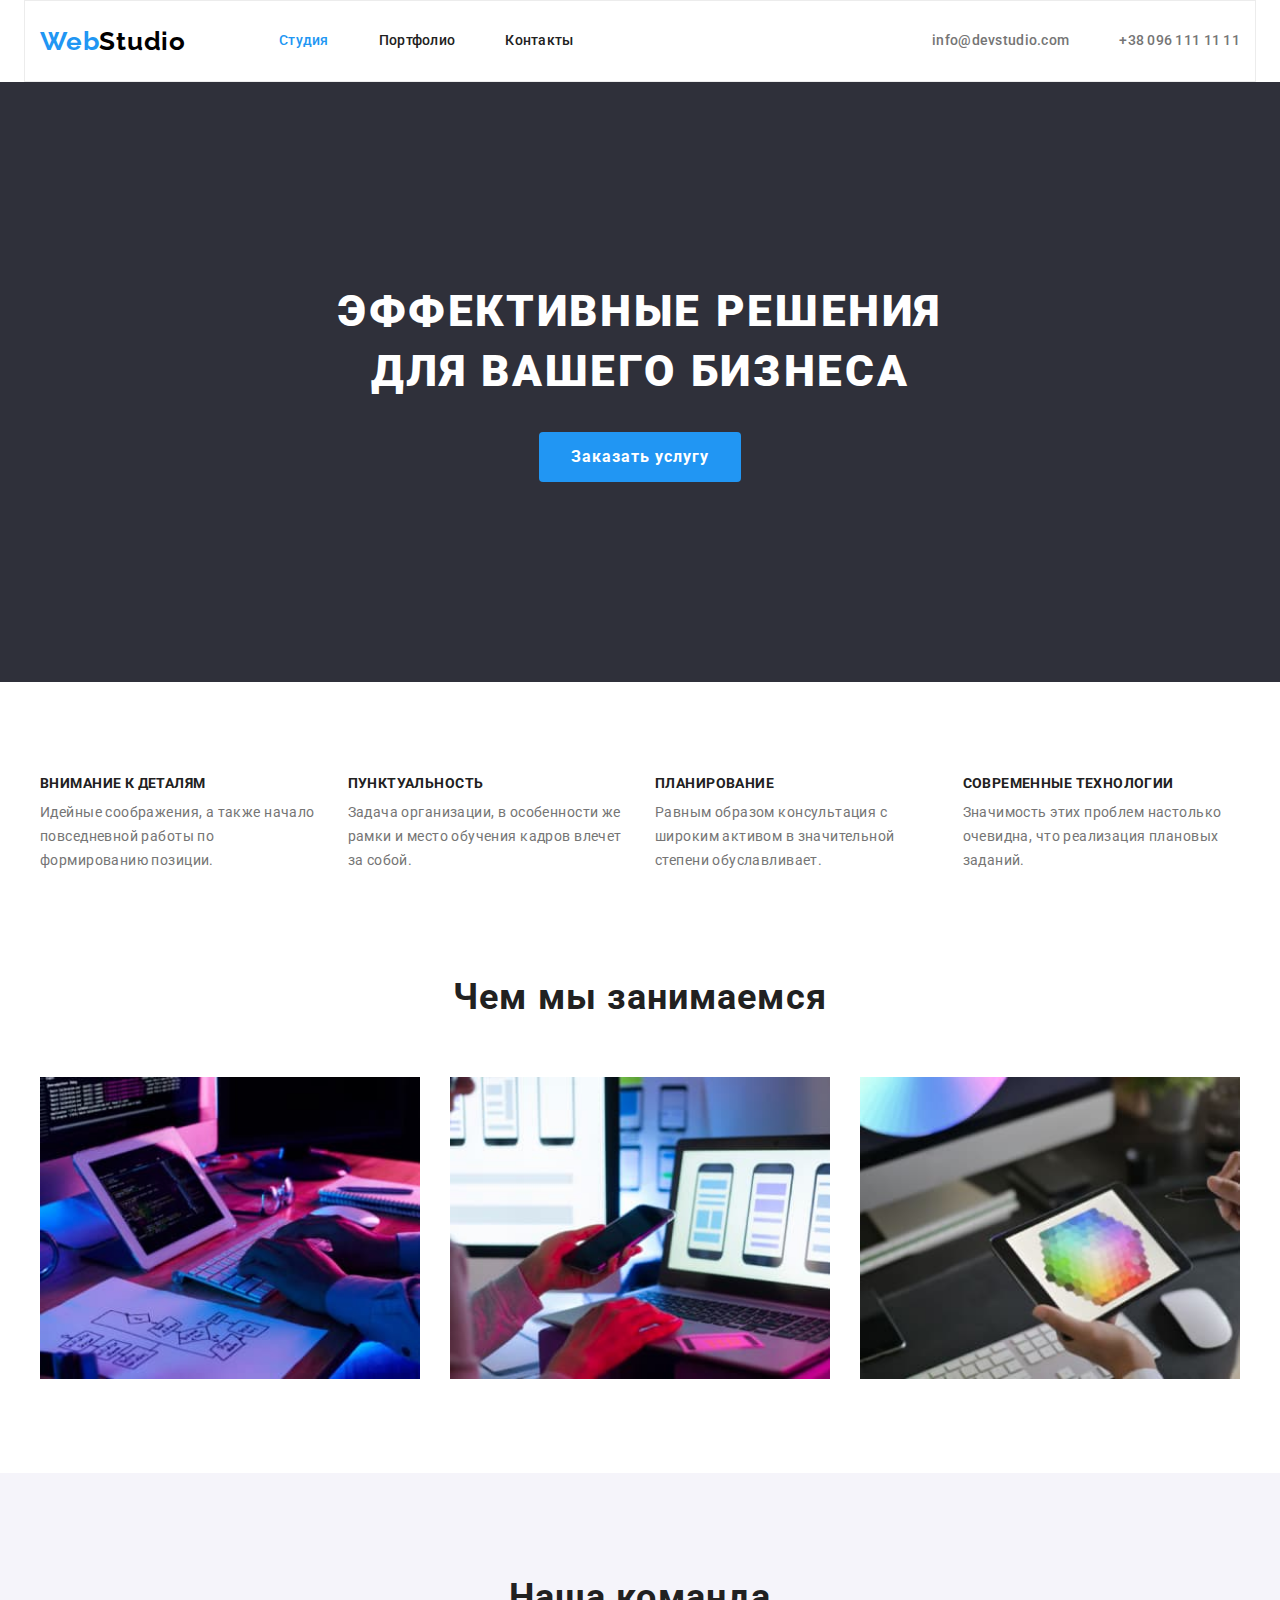
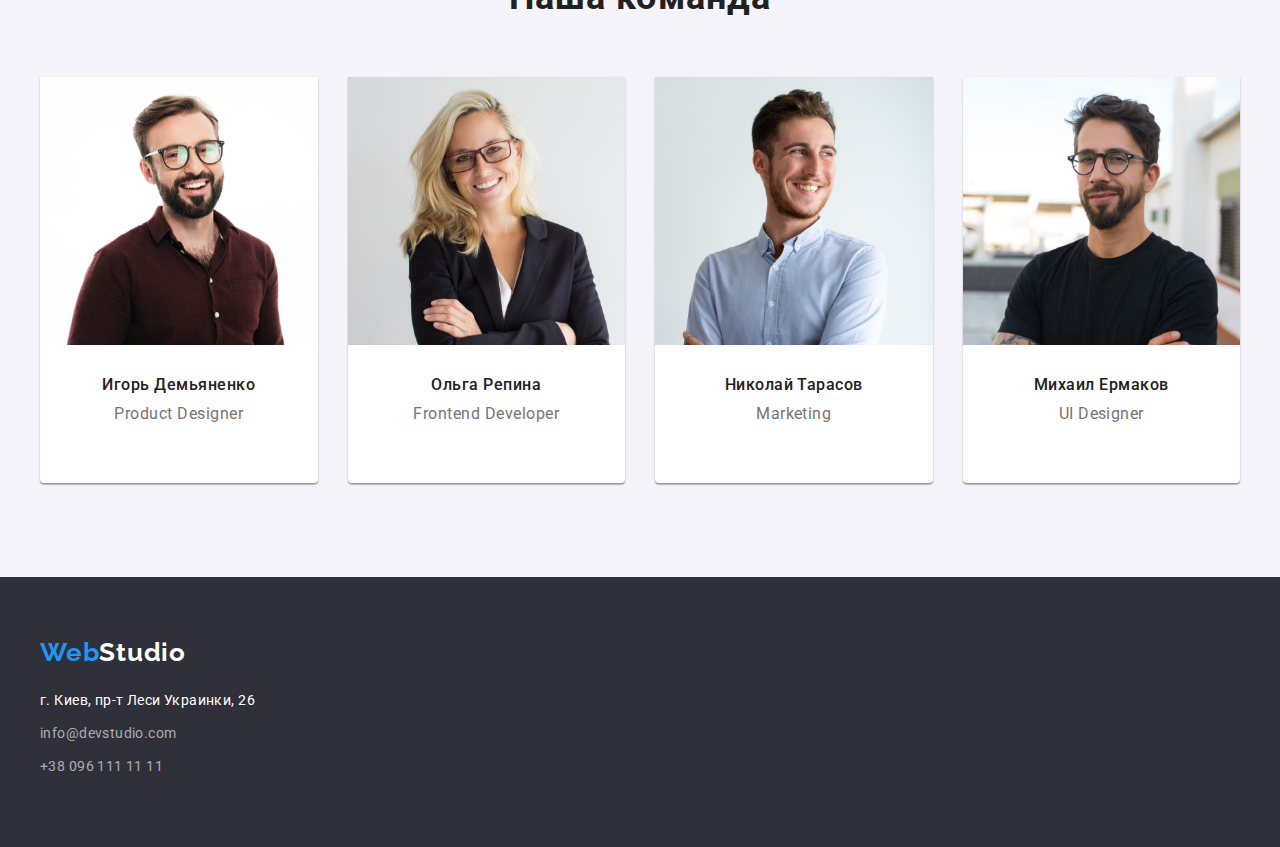
<file: index.html>
<!DOCTYPE html>
<html lang="ru">
  <head>
    <meta charset="UTF-8" />
    <meta http-equiv="X-UA-Compatible" content="IE=edge" />
    <meta name="viewport" content="width=device-width, initial-scale=1.0" />
    <title>WebStudio</title>
    <link rel="preconnect" href="https://fonts.googleapis.com" />
    <link rel="preconnect" href="https://fonts.gstatic.com" crossorigin />
    <link
      href="https://fonts.googleapis.com/css2?family=Raleway:wght@700&family=Roboto:wght@400;500;700;900&display=swap"
      rel="stylesheet"
    />
    <link rel="stylesheet" href="
    <link
      rel="stylesheet"
      href="https://cdnjs.cloudflare.com/ajax/libs/modern-normalize/1.1.0/modern-normalize.min.css"
      integrity="sha512-wpPYUAdjBVSE4KJnH1VR1HeZfpl1ub8YT/NKx4PuQ5NmX2tKuGu6U/JRp5y+Y8XG2tV+wKQpNHVUX03MfMFn9Q=="
      crossorigin="anonymous"
      referrerpolicy="no-referrer"
    />

    <link rel="stylesheet" href="./css/styles.css" />
  </head>
  <body>
    <!--Главная навигация-->
    <header class="site-nav">
      <div class="container main-nav">
        <nav class="nav-menu">
          <div class="header-logo">
            <a href="./index.html" class="logo">
              <span class="logo-part">Web</span>Studio
            </a>
          </div>

          <ul class="site-nav list">
            <li class="site-nav-item">
              <a href="./index.html" class="link current">Студия</a>
            </li>

            <li class="site-nav-item">
              <a href="./portfolio.html" class="link">Портфолио</a>
            </li>

            <li class="site-nav-item">
              <a href="" class="link">Контакты</a>
            </li>
          </ul>
        </nav>
        <ul class="contacts list">
          <li class="contacts-item">
            <a class="link contact mail" href="maito:info@devstudio.com"
              >info@devstudio.com</a
            >
          </li>

          <li class="contacts-item">
            <a class="link contact telephone" href="tel:+380961111111"
              >+38 096 111 11 11</a
            >
          </li>
        </ul>
      </div>
    </header>
    <!--Герой-->
    <main>
      <section class="hero">
        <div class="container">
          <h1 class="hero-title">Эффективные решения для вашего бизнеса</h1>
          <button type="button" class="order-btn">Заказать услугу</button>
        </div>
      </section>
    </main>

    <!--Преимущества-->
    <section class="features">
      <div class="container">
        <h2 class="visually-hidden">Преимущества компании</h2>
        <ul class="list features-list">
          <li class="features-item">
            <h3 class="features-item-title">Внимание к деталям</h3>
            <p class="features-item-text">
              Идейные соображения, а также начало повседневной работы по
              формированию позиции.
            </p>
          </li>
          <li class="features-item">
            <h3 class="features-item-title">Пунктуальность</h3>
            <p class="features-item-text">
              Задача организации, в особенности же рамки и место обучения кадров
              влечет за собой.
            </p>
          </li>
          <li class="features-item">
            <h3 class="features-item-title">Планирование</h3>
            <p class="features-item-text">
              Равным образом консультация с широким активом в значительной
              степени обуславливает.
            </p>
          </li>
          <li class="features-item">
            <h3 class="features-item-title">Современные технологии</h3>
            <p class="features-item-text">
              Значимость этих проблем настолько очевидна, что реализация
              плановых заданий.
            </p>
          </li>
        </ul>
      </div>
    </section>

    <!--Чем занимаемся-->
    <section class="activity">
      <div class="container">
        <h2 class="activity-title">Чем мы занимаемся</h2>
        <ul class="list activity-list">
          <li class="activity-item">
            <a href=""
              ><img src="./images/box1.jpg" alt="Ноутбук на столе" width="370"
            /></a>
          </li>
          <li class="activity-item">
            <a href=""
              ><img
                src="./images/box2.jpg"
                alt="Смартфон и ноутбук"
                width="370"
            /></a>
          </li>
          <li class="activity-item">
            <a href=""
              ><img src="./images/box3.jpg" alt="Планшет" width="370"
            /></a>
          </li>
        </ul>
      </div>
    </section>
    <!--Наша команда-->
    <section class="team">
      <div class="container">
        <h2 class="team-title">Наша команда</h2>
        <ul class="list team-list">
          <li class="team-item">
            <a class="link" href="">
              <img src="./images/igor.jpg" alt="Игорь Демьяненко" width="270" />
              <div class="name-position">
                <h3 class="team-member">Игорь Демьяненко</h3>
                <p class="position" lang="en">Product Designer</p>
              </div>
            </a>
          </li>

          <li class="team-item">
            <a class="link" href="">
              <img src="./images/olga.jpg" alt="Ольга Репина" width="270" />
              <div class="name-position">
                <h3 class="team-member">Ольга Репина</h3>
                <p class="position" lang="en">Frontend Developer</p>
              </div>
            </a>
          </li>

          <li class="team-item">
            <a class="link" href="">
              <img
                src="./images/nikolai.jpg"
                alt="Николай Тарасов"
                width="270"
              />
              <div class="name-position">
                <h3 class="team-member">Николай Тарасов</h3>
                <p class="position" lang="en">Marketing</p>
              </div>
            </a>
          </li>

          <li class="team-item">
            <a class="link" href="">
              <img
                src="./images/mikhail.jpg"
                alt="Михаил Ермаков"
                width="270"
              />
              <div class="name-position">
                <h3 class="team-member">Михаил Ермаков</h3>
                <p class="position" lang="en">UI Designer</p>
              </div>
            </a>
          </li>
        </ul>
      </div>
    </section>
    <!--Подвал-->
    <footer class="page-footer">
      <div class="container">
        <div class="logofooter">
          <a href="./index.html" class="logo">
            <span class="logo-part">Web</span
            ><span class="logo white">Studio</span>
          </a>
        </div>
        <address class="company-address">
          <ul class="list address-list">
            <li class="address-item">
              <div class="footermapaddress">
                <a
                  class="link"
                  href="https://goo.gl/maps/61NfF1Jj7DsbfX3k6"
                  target="_blank"
                  rel="noopener noreferrer"
                  >г. Киев, пр-т Леси Украинки, 26
                </a>
              </div>
            </li>

            <li class="address-item">
              <a
                class="link contactinf mailaddress"
                href="maito:info@devstudio.com"
                >info@devstudio.com</a
              >
            </li>
            <li class="address-item">
              <a class="link contactinf telephone" href="tel:+380961111111"
                >+38 096 111 11 11</a
              >
            </li>
          </ul>
        </address>
      </div>
    </footer>
  </body>
</html>
</file>
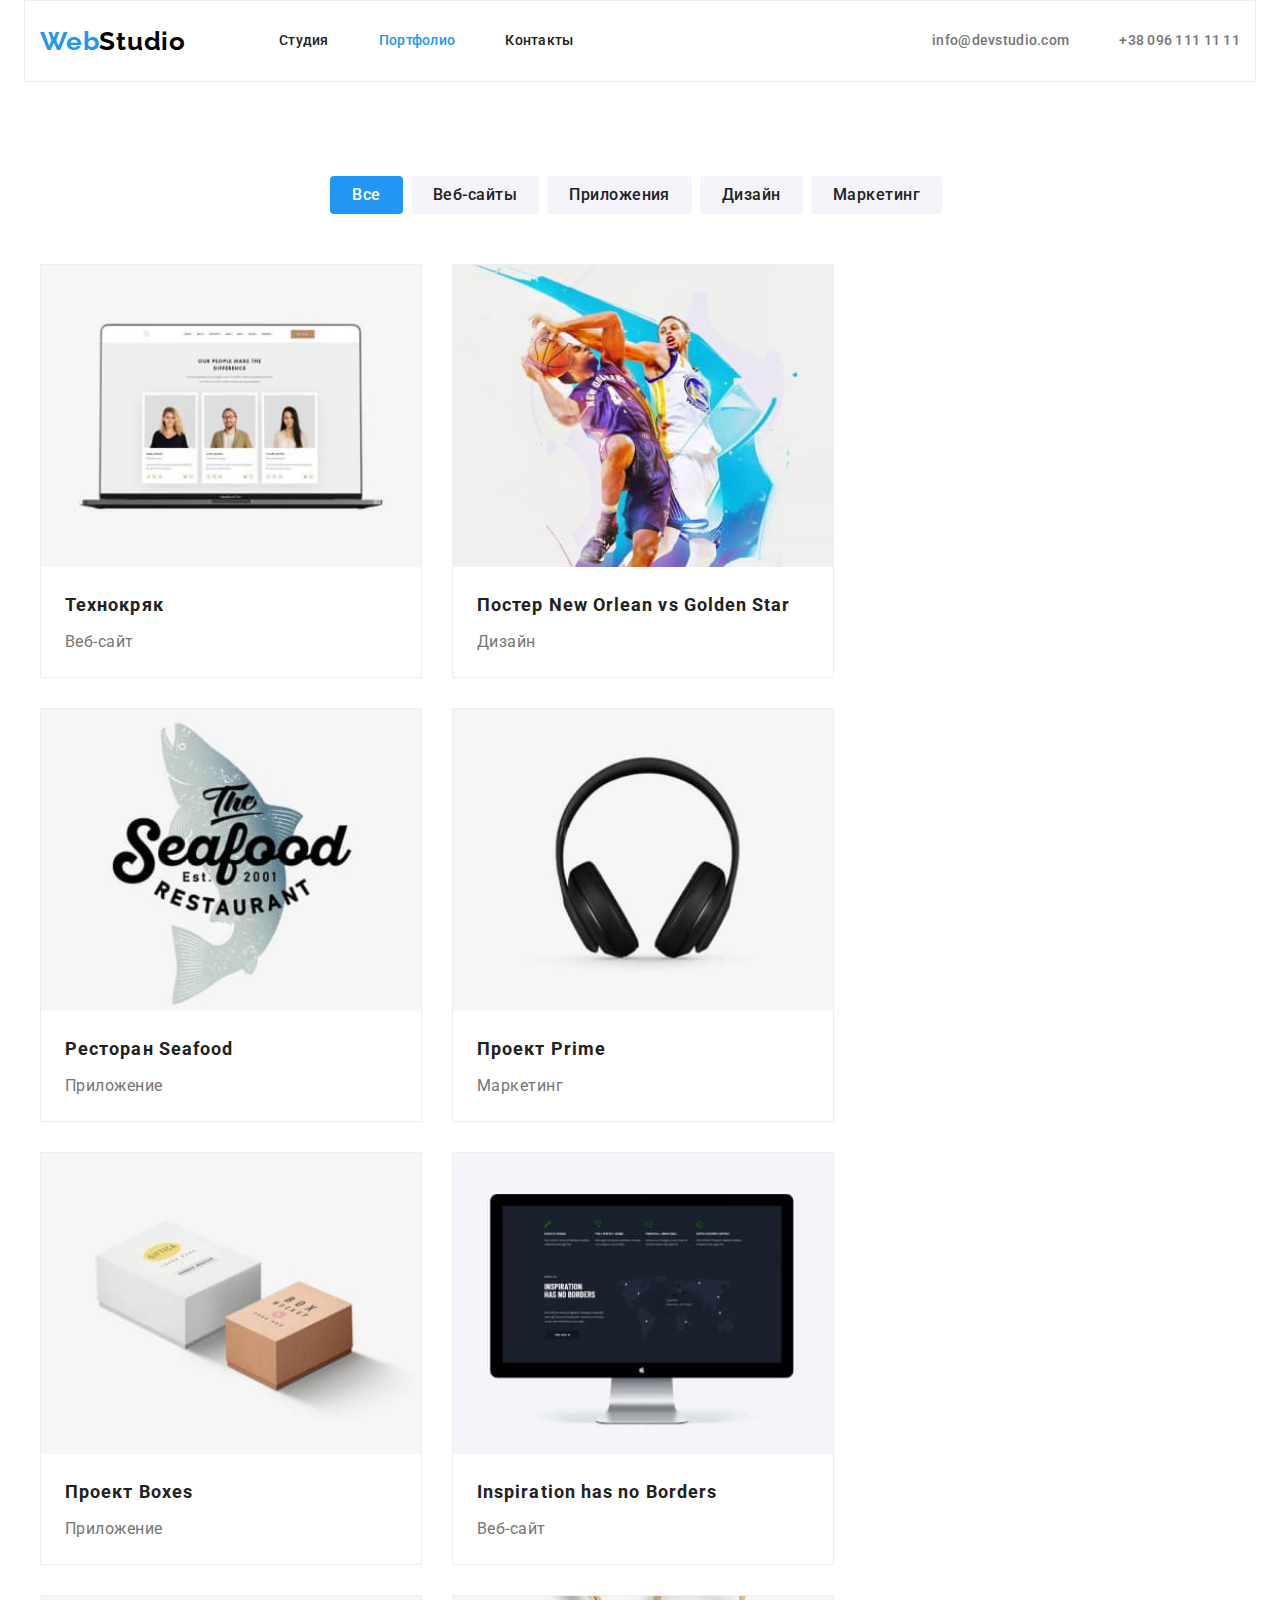
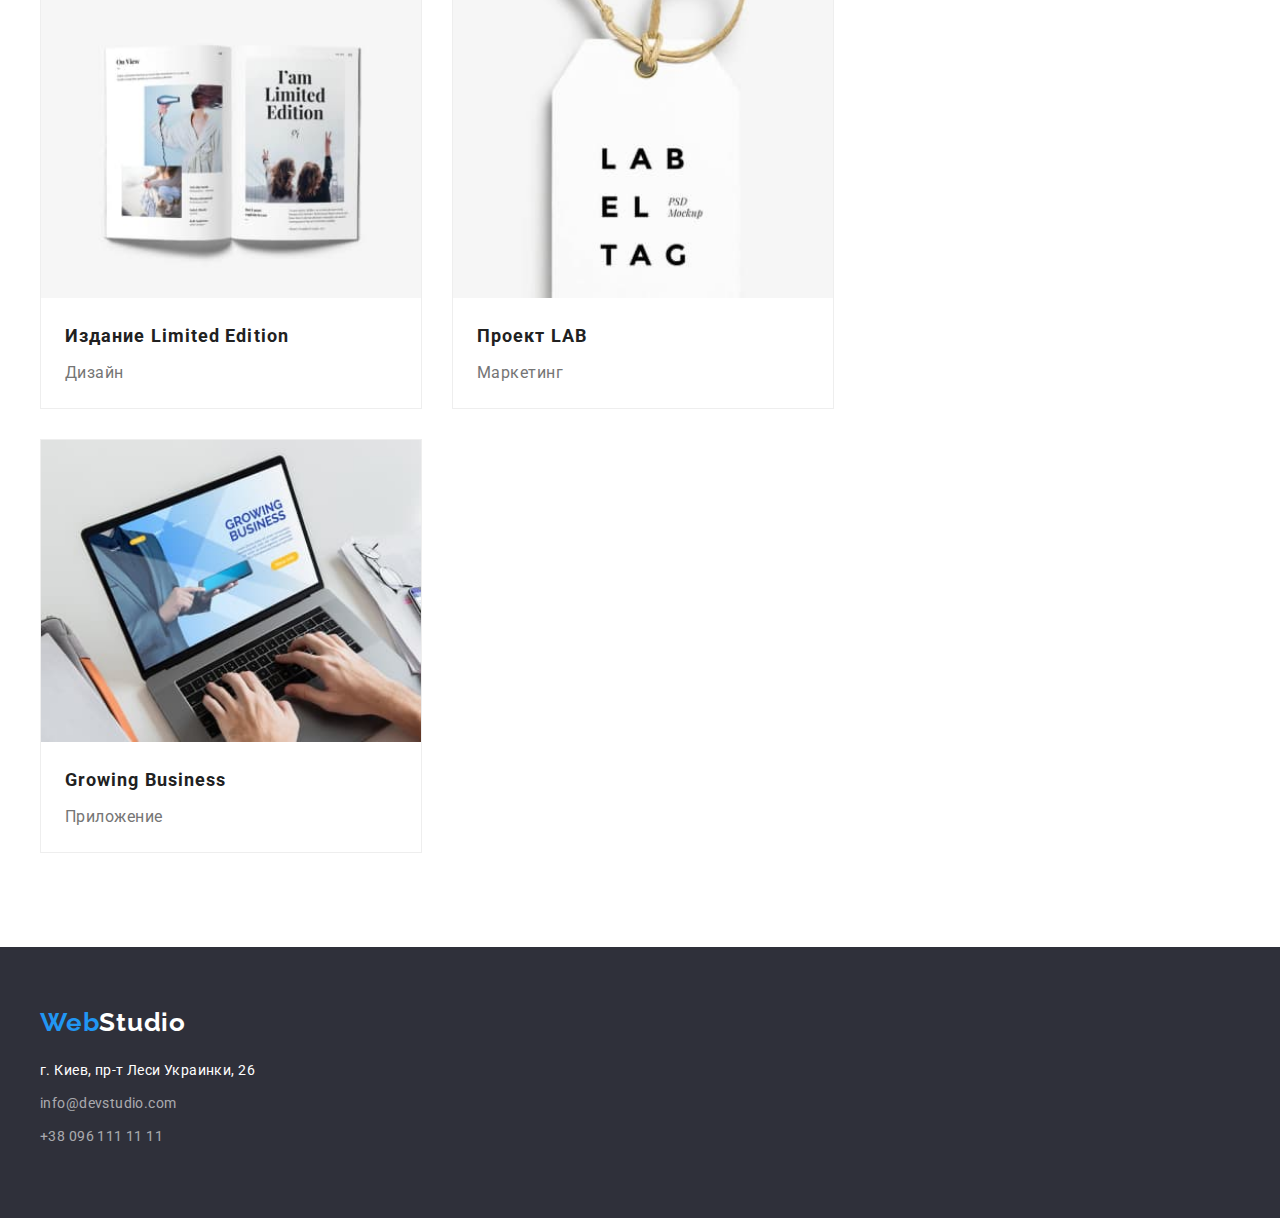
<file: portfolio.html>
<!DOCTYPE html>
<html lang="ru">
  <head>
    <meta charset="UTF-8" />
    <meta http-equiv="X-UA-Compatible" content="IE=edge" />
    <meta name="viewport" content="width=device-width, initial-scale=1.0" />
    <title>Document</title>
    <link rel="preconnect" href="https://fonts.googleapis.com" />
    <link rel="preconnect" href="https://fonts.gstatic.com" crossorigin />
    <link
      href="https://fonts.googleapis.com/css2?family=Raleway:wght@700&family=Roboto:wght@400;500;700;900&display=swap"
      rel="stylesheet"
    />
    <link
      rel="stylesheet"
      href="https://cdnjs.cloudflare.com/ajax/libs/modern-normalize/1.1.0/modern-normalize.min.css"
      integrity="sha512-wpPYUAdjBVSE4KJnH1VR1HeZfpl1ub8YT/NKx4PuQ5NmX2tKuGu6U/JRp5y+Y8XG2tV+wKQpNHVUX03MfMFn9Q=="
      crossorigin="anonymous"
      referrerpolicy="no-referrer"
    />
    <link rel="stylesheet" href="./css/styles.css" />
  </head>

  <body>
    <!--Главная навигация-->
    <header class="site-nav">
      <div class="container main-nav">
        <nav class="nav-menu">
          <div class="header-logo">
            <a href="./index.html" class="logo">
              <span class="logo-part">Web</span>Studio
            </a>
          </div>

          <ul class="site-nav list">
            <li class="site-nav-item">
              <a href="./index.html" class="link">Студия</a>
            </li>
            <li class="site-nav-item">
              <a href="./portfolio.html" class="link current">Портфолио</a>
            </li>
            <li class="site-nav-item">
              <a href="" class="link">Контакты</a>
            </li>
          </ul>
        </nav>
        <ul class="contacts list">
          <li class="contacts-item">
            <a class="link contact mail" href="maito:info@devstudio.com"
              >info@devstudio.com</a
            >
          </li>
          <li class="contacts-item">
            <a class="link contact" href="tel:+380961111111"
              >+38 096 111 11 11</a
            >
          </li>
        </ul>
      </div>
    </header>
    <!--Герой-->
    <main>
      <!-- Кнопки фильтра -->
      <section class="filter-buttons">
        <div class="container">
          <h2 class="visually-hidden">Buttons</h2>
          <ul class="list filter-buttons">
            <li>
              <button type="button" class="selection-btn current">Все</button>
            </li>
            <li>
              <button type="button" class="selection-btn">Веб-сайты</button>
            </li>
            <li>
              <button type="button" class="selection-btn">Приложения</button>
            </li>
            <li><button type="button" class="selection-btn">Дизайн</button></li>
            <li>
              <button type="button" class="selection-btn">Маркетинг</button>
            </li>
          </ul>
        </div>
      </section>
      <!-- Наши проекты -->
      <section class="projects">
        <div class="container">
          <h2 class="visually-hidden">Our projects</h2>
          <ul class="list projects-list">
            <li class="projects-item">
              <a class="link" href="">
                <img
                  src="./images/crjak.jpg"
                  alt="Ноутбук с сайтом"
                  width="370"
                />
                <div class="ptitle-text">
                  <h3 class="project-item-title">Технокряк</h3>
                  <p class="project-item-text">Веб-сайт</p>
                </div>
              </a>
            </li>

            <li class="projects-item">
              <a class="link" href="">
                <img
                  src="./images/goldenstar.jpg"
                  alt="Постер Баскетбол"
                  width="370"
                />
                <div class="ptitle-text">
                  <h3 class="project-item-title" lang="en">
                    Постер New Orlean vs Golden Star
                  </h3>
                  <p class="project-item-text">Дизайн</p>
                </div>
              </a>
            </li>

            <li class="projects-item">
              <a class="link" href="">
                <img
                  src="./images/seafood.jpg"
                  alt="Логотип ресторана"
                  width="370"
                />
                <div class="ptitle-text">
                  <h3 class="project-item-title">Ресторан Seafood</h3>
                  <p class="project-item-text">Приложение</p>
                </div>
              </a>
            </li>
            <li class="projects-item">
              <a class="link" href="">
                <img src="./images/prime.jpg" alt="Наушники" width="370" />
                <div class="ptitle-text">
                  <h3 class="project-item-title">Проект Prime</h3>
                  <p class="project-item-text">Маркетинг</p>
                </div>
              </a>
            </li>
            <li class="projects-item">
              <a class="link" href="">
                <img src="./images/boxes.jpg" alt="Блоки" width="370" />
                <div class="ptitle-text">
                  <h3 class="project-item-title">Проект Boxes</h3>
                  <p class="project-item-text">Приложение</p>
                </div>
              </a>
            </li>
            <li class="projects-item">
              <a class="link" href="">
                <img
                  src="./images/noborders.jpg"
                  alt="Экран с сайтом"
                  width="370"
                />
                <div class="ptitle-text">
                  <h3 class="project-item-title" lang="en">
                    Inspiration has no Borders
                  </h3>
                  <p class="project-item-text">Веб-сайт</p>
                </div>
              </a>
            </li>
            <li class="projects-item">
              <a class="link" href="">
                <img
                  src="./images/limitededition.jpg"
                  alt="Открытый журнал"
                  width="370"
                />
                <div class="ptitle-text">
                  <h3 class="project-item-title">Издание Limited Edition</h3>
                  <p class="project-item-text">Дизайн</p>
                </div>
              </a>
            </li>
            <li class="projects-item">
              <a class="link" href="">
                <img src="./images/lab.jpg" alt="Лейб" width="370" />
                <div class="ptitle-text">
                  <h3 class="project-item-title">Проект LAB</h3>
                  <p class="project-item-text">Маркетинг</p>
                </div>
              </a>
            </li>
            <li class="projects-item">
              <a class="link" href="">
                <img
                  src="./images/business.jpg"
                  alt="Руки печатают на ноутбуке"
                  width="370"
                />
                <div class="ptitle-text">
                  <h3 class="project-item-title" lang="en">Growing Business</h3>
                  <p class="project-item-text">Приложение</p>
                </div>
              </a>
            </li>
          </ul>
        </div>
      </section>
    </main>

    <!--Подвал-->
    <footer class="page-footer">
      <div class="container">
        <div class="logofooter">
          <a href="./index.html" class="logo">
            <span class="logo-part">Web</span
            ><span class="logo white">Studio</span>
          </a>
        </div>
        <address class="company-address">
          <ul class="list address-list">
            <li class="address-item">
              <a
                class="link"
                href="https://goo.gl/maps/61NfF1Jj7DsbfX3k6"
                target="_blank"
                rel="noopener noreferrer"
                >г. Киев, пр-т Леси Украинки, 26
              </a>
            </li>

            <li class="address-item">
              <a class="link contactinf" href="maito:info@devstudio.com"
                >info@devstudio.com</a
              >
            </li>
            <li class="address-item">
              <a class="link contactinf" href="tel:+380961111111"
                >+38 096 111 11 11</a
              >
            </li>
          </ul>
        </address>
      </div>
    </footer>
  </body>
</html>
</file>
<file: css/styles.css>
/* цвет основного текста #757575 */
/* вторичный цвет текста  #212121;*/
/* белый #FFFFFF  */
/* акцент #2196F3;*/
/* команда цвет фона,кнопки неактивные: #F5F4FA; */
/*основной фон (чем занимаемся):#E5E5E5*/
/*фон шапки: #FFFFFF; */
/*фон футера и героя: #2F303A;*/

:root {
  --primary-text-color: #757575;
  --title-text-color: #212121;
  --accent-color: #2196f3;
  --primary-white-color: #ffffff;
  --primary-background-color: #e5e5e5;
  --secondary-background-color: #f5f4fa;
  --navigationfooter-background-color: #2f303a;
  --header-margin-hmargin: 50px;
  --main-margin: 30px;
  --section-padding-top-bottom-inside-margin: 94px;
  --margin-bottom-list: 10px;
}

body {
  background-color: var(--primary-white-color);
  color: var(--primary-text-color);
  font-family: Roboto, sans-serif;
  font-style: normal;
  font-weight: normal;
  font-size: 14px;
  line-height: 1.71;
  letter-spacing: 0.03em;
  margin: 0;
}

p,
h1,
h2,
h3,
h4,
h5,
h6 {
  margin: 0;
}

ul {
  margin: 0;
  padding: 0;
}

button {
  cursor: pointer;
}

img {
  display: block;
  width: 100%;
}

.list {
  padding: 0;
  margin: 0;
  list-style: none;
}
.link {
  text-decoration: none;
}

.visually-hidden {
  position: absolute;
  white-space: nowrap;
  width: 1px;
  height: 1px;
  overflow: hidden;
  border: 0;
  padding: 0;
  clip: rect(0 0 0 0);
  clip-path: inset(50%);
  margin: -1px;
}

.container {
  width: 1200px;
  padding-left: 15px;
  padding-right: 15px;
  margin: 0 auto;
}
.logo {
  color: #000000;
  font-family: Raleway, serif;
  font-style: normal;
  font-weight: 700;
  font-size: 26px;
  line-height: 1.19;
  letter-spacing: 0.03em;
  text-decoration: none;
}
.logo-part {
  color: var(--accent-color);
}
.logo .white {
  color: var(--primary-white-color);
}

/* Главная навигация */
.site-nav {
  background-color: var(--primary-white-color);
  display: flex;
}

.main-nav {
  display: flex;
  align-items: center;
  justify-content: space-between;
  border: 1px solid #ececec;
}
.nav-menu {
  display: flex;
  align-items: center;
}
.header-logo {
  display: flex;
  margin-right: 93px;
}

.site-nav-item {
  display: flex;
}
.site-nav-item:not(:last-child) {
  margin-right: var(--header-margin-hmargin);
}

.site-nav .link {
  color: var(--title-text-color);
  font-family: Roboto;
  font-style: normal;
  font-weight: 500;
  font-size: 14px;
  line-height: 1.14;
  letter-spacing: 0.02em;
  text-decoration: none;
  /* display: block; */
  padding-top: 32px;
  padding-bottom: 32px;
}
.site-nav .link:hover,
.site-nav .site-nav:focus {
  color: var(--accent-color);
}
.site-nav .link.current {
  color: var(--accent-color);
}

.contacts {
  display: flex;
  margin-left: -50px;
}

.contacts .contact {
  color: var(--primary-text-color);
  font-family: Roboto;
  font-style: normal;
  font-weight: 500;
  font-size: 14px;
  line-height: 1.14;
  letter-spacing: 0.02em;
}
/* .contacts-item .contact {
  margin-right: var(--header-margin-hmargin);
} */
.mail {
  margin-right: var(--header-margin-hmargin);
}
.telephone {
  margin-right: 0;
}
.contacts .contact:hover,
.contacts .contact:focus {
  color: var(--accent-color);
}

/* Герой */
.hero {
  background-color: var(--navigationfooter-background-color);
  padding-bottom: 200px;
}
.hero-title {
  color: var(--primary-white-color);
  font-family: Roboto;
  font-style: normal;
  font-weight: 900;
  font-size: 44px;
  line-height: 1.36;
  text-align: center;
  letter-spacing: 0.06em;
  text-transform: uppercase;
  padding-top: 200px;
  max-width: 696px;
  margin: 0 auto;
  margin-bottom: var(--main-margin);
}

.order-btn {
  display: inline-block;
  background-color: var(--accent-color);
  color: var(--primary-white-color);
  font-family: Roboto;
  font-style: normal;
  font-weight: bold;
  font-size: 16px;
  line-height: 1.87;
  display: flex;
  justify-content: center;
  align-items: center;
  text-align: center;
  letter-spacing: 0.06em;
  margin-left: auto;
  margin-right: auto;
  display: block;
  border-radius: 4px;
  padding: 10px 32px;
  border: transparent;
  min-width: 200px;
}

.order-btn:hover,
.order-btn:focus {
  background-color: #188ce8;
}
/* Преимущества */
.features-list {
  display: flex;
  flex-wrap: wrap;
  margin-left: -30px;
}
.features-item {
  flex-basis: calc(100% / 4 - 30px);
  margin-left: var(--main-margin);
}
.features-item-title {
  color: var(--title-text-color);
  font-family: Roboto;
  font-style: normal;
  font-weight: 700;
  font-size: 14px;
  line-height: 1.14;
  letter-spacing: 0.03em;
  text-transform: uppercase;
  padding-top: var(--section-padding-top-bottom-inside-margin);
  margin-bottom: var(--margin-bottom-list);
}
.features-item-text {
  font-family: Roboto;
  font-style: normal;
  font-weight: 400;
  font-size: 14px;
  line-height: 1.71;
  letter-spacing: 0.03em;
  padding-bottom: var(--section-padding-top-bottom-inside-margin);
}
/* Чем занимаемся */
.activity-title {
  color: var(--title-text-color);
  font-family: Roboto;
  font-style: normal;
  font-weight: 700;
  font-size: 36px;
  line-height: 1.67;
  text-align: center;
  letter-spacing: 0.03em;
  margin-bottom: var(--header-margin-hmargin);
}
.activity-list {
  display: flex;
  margin-left: -30px;
}
.activity-item {
  flex-basis: calc(100% / 3 - 30px);
  margin-left: var(--main-margin);
  margin-bottom: var(--section-padding-top-bottom-inside-margin);
}
/* Наша команда */
.team {
  background-color: var(--secondary-background-color);
  padding-top: var(--section-padding-top-bottom-inside-margin);
}

.team-title {
  color: var(--title-text-color);
  font-family: Roboto;
  font-style: normal;
  font-weight: 700;
  font-size: 36px;
  line-height: 1.67;
  text-align: center;
  letter-spacing: 0.03em;
  margin-bottom: var(--header-margin-hmargin);
}

.team-list {
  display: flex;
  margin-left: -30px;
}

.team-item {
  background-color: var(--primary-white-color);
  display: inline-block;
  box-shadow: 0px 1px 3px rgba(0, 0, 0, 0.12), 0px 1px 1px rgba(0, 0, 0, 0.14),
    0px 2px 1px rgba(0, 0, 0, 0.2);
  border-radius: 0px 0px 4px 4px;
  flex-basis: calc(100% / 4 - 30px);
  margin-left: var(--main-margin);
  margin-bottom: var(--section-padding-top-bottom-inside-margin);
}

.name-position {
  padding-top: var(--main-margin);
  padding-bottom: var(--main-margin);
}

.team-member {
  color: var(--title-text-color);
  font-family: Roboto;
  font-style: normal;
  font-weight: 500;
  font-size: 16px;
  line-height: 1.19;
  text-align: center;
  letter-spacing: 0.03em;
  /* margin-top: var(--main-margin); */
  margin-bottom: var(--margin-bottom-list);
}
.position {
  color: var(--primary-text-color);
  font-family: Roboto;
  font-style: normal;
  font-weight: 400;
  font-size: 16px;
  line-height: 1.19;
  text-align: center;
  letter-spacing: 0.03em;
  margin-bottom: var(--main-margin);
}
.page-footer {
  background-color: var(--navigationfooter-background-color);
  padding: 60px 0;
}
/* Подвал */
.address-list .link {
  color: var(--primary-white-color);
}
.logofooter {
  margin-bottom: 20px;
}
.address-list {
  font-family: Roboto;
  font-style: normal;
  font-weight: normal;
  font-size: 14px;
  line-height: 1.71;
  letter-spacing: 0.03em;
}
.address-item {
  margin-bottom: 9px;
}
.address-item .contactinf {
  color: rgba(255, 255, 255, 0.6);
}

/* Portfolio Page */
/* Кнопки фильтра */
.filter-buttons {
  display: flex;
  justify-content: center;
}
.selection-btn {
  background-color: var(--secondary-background-color);
  color: var(--title-text-color);
  font-family: Roboto;
  font-style: normal;
  font-weight: 500;
  font-size: 16px;
  line-height: 1.62;
  letter-spacing: 0.03em;
  border-radius: 4px;
  padding: 6px 22px;
  display: inline-block;
  min-width: 73px;
  text-align: center;
  border: transparent;
  margin-top: var(--section-padding-top-bottom-inside-margin);
  margin-bottom: var(--header-margin-hmargin);
  margin-right: 8px;
}

.selection-btn:hover,
.selection-btn:focus {
  background-color: var(--accent-color);
  color: var(--primary-white-color);
}
.filter-buttons .current {
  background-color: var(--accent-color);
  color: var(--primary-white-color);
}

/* Наши проекты*/
.projects-list {
  display: flex;
  flex-wrap: wrap;
  margin-left: -30px;
  margin-top: -30px;
  padding-bottom: var(--section-padding-top-bottom-inside-margin);
}
.projects-item {
  border: 1px solid #eeeeee;
  flex-basis: calc(100% / 3 - 30px);
  margin-left: var(--main-margin);
  margin-top: var(--main-margin);
}
.ptitle-text {
  padding-top: 20px;
  padding-bottom: 20px;
  padding-right: 24px;
  padding-left: 24px;
}

.project-item-title {
  color: var(--title-text-color);
  font-family: Roboto;
  font-style: normal;
  font-weight: 700;
  font-size: 18px;
  line-height: 2;
  letter-spacing: 0.06em;
  margin-bottom: 4px;
}
.project-item-text {
  color: var(--primary-text-color);
  font-family: Roboto;
  font-style: normal;
  font-weight: 400;
  font-size: 16px;
  line-height: 1.87;
  letter-spacing: 0.03em;
}
</file>
